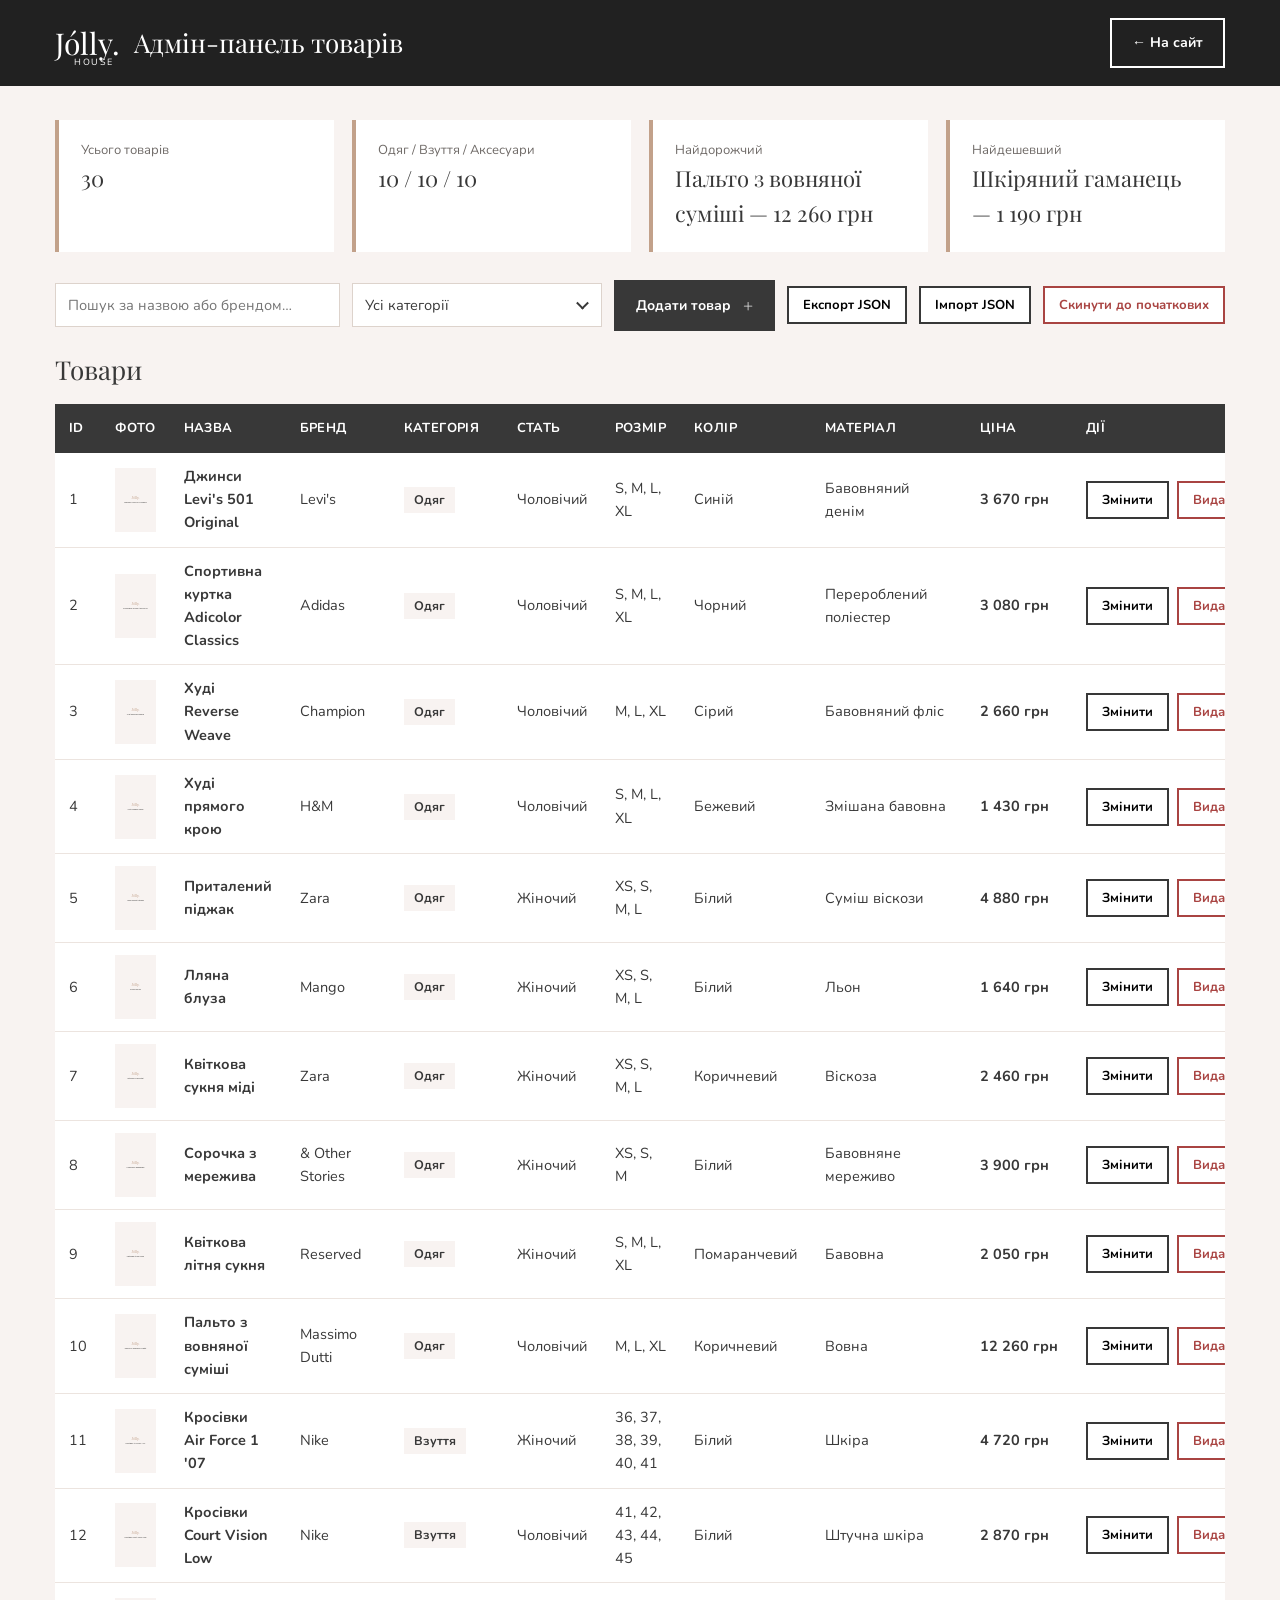
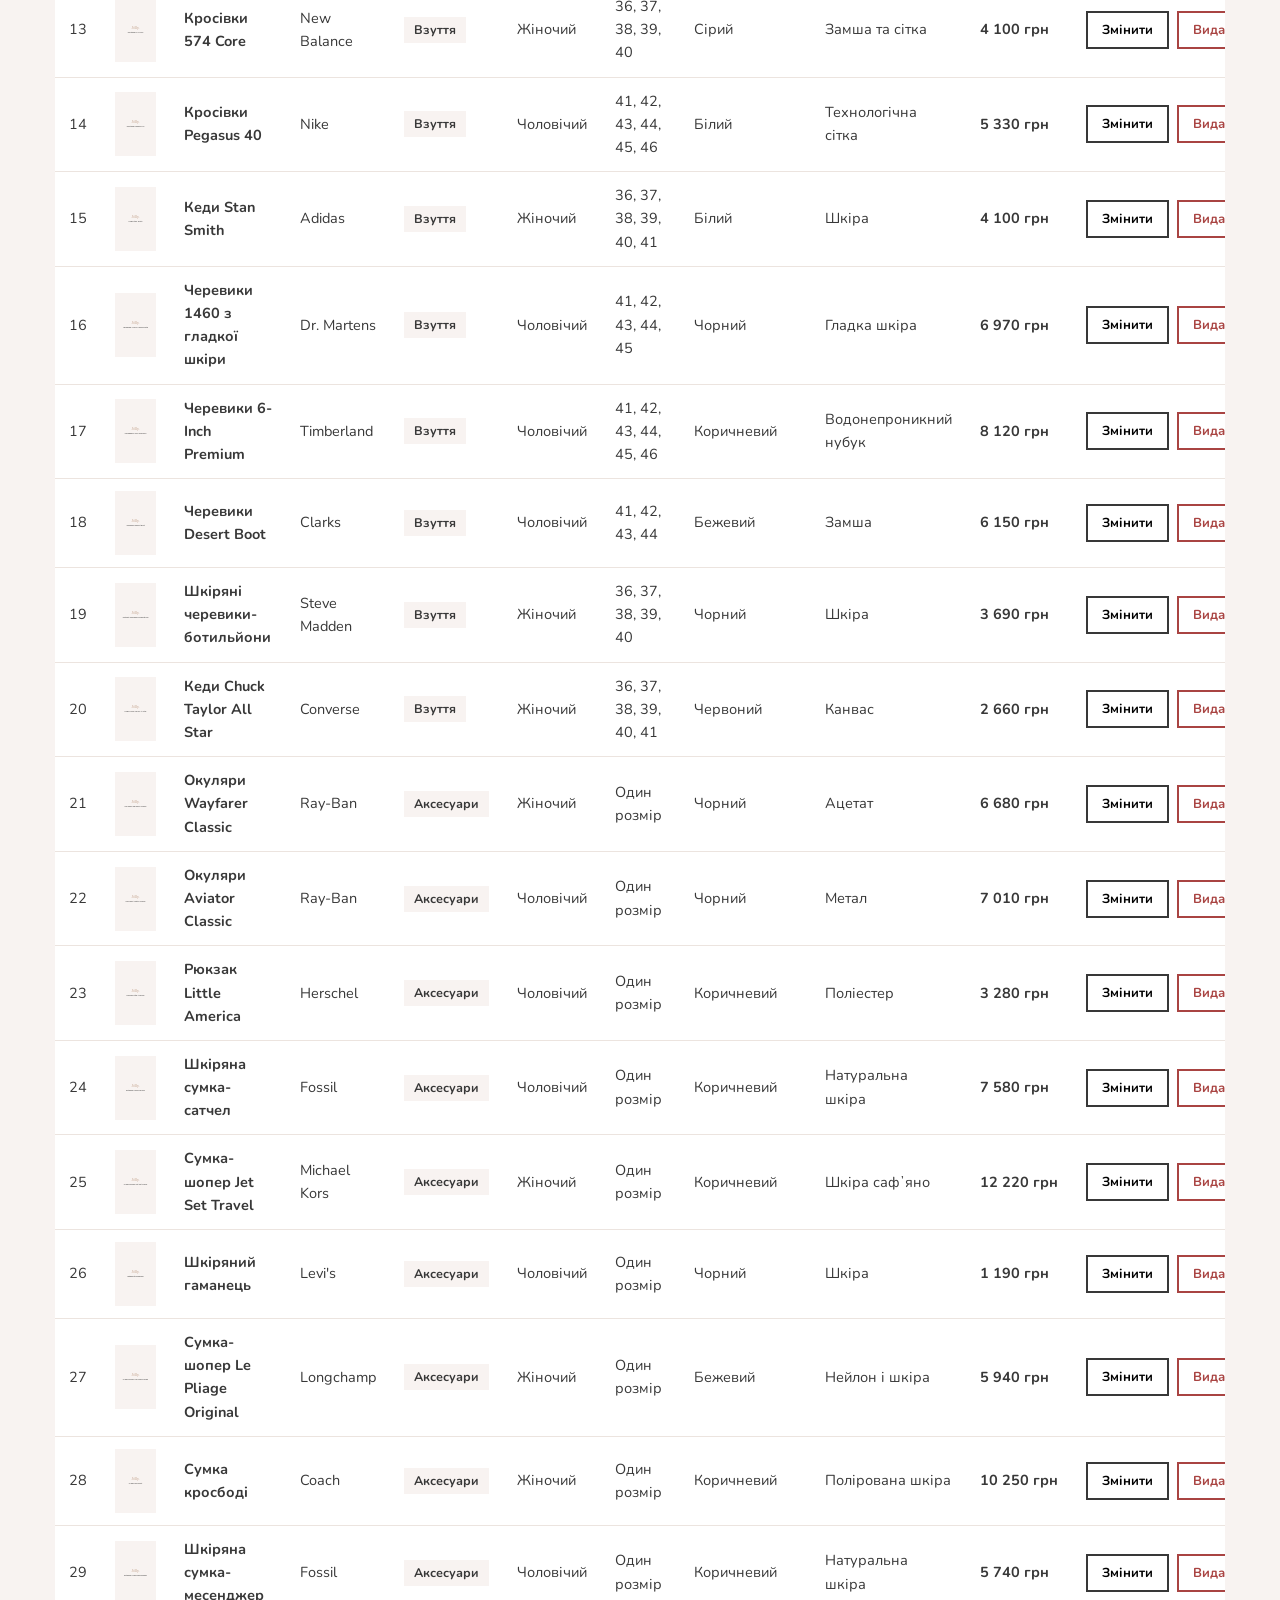
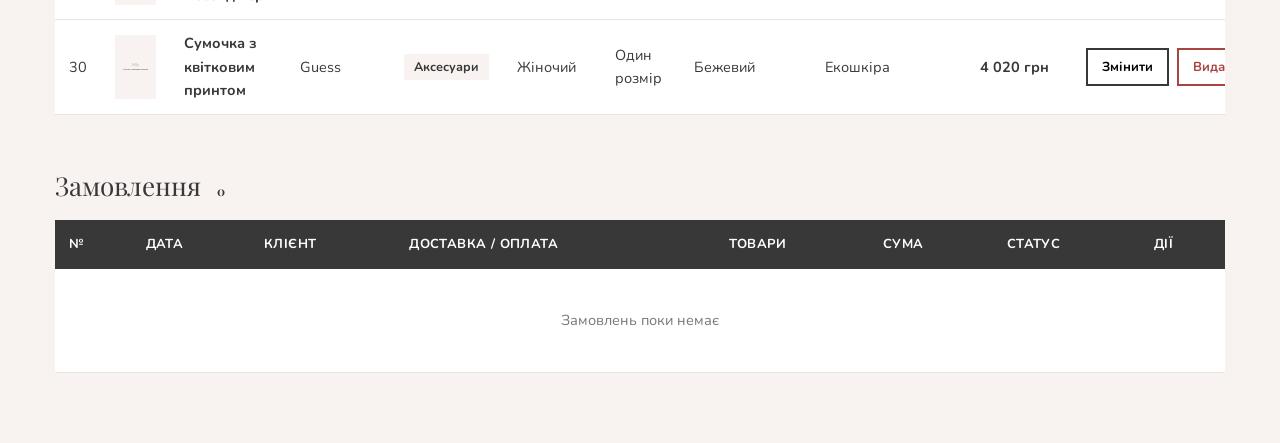
<file: admin.html>
<!DOCTYPE html>
<html lang="uk">
<head>
  <meta charset="UTF-8">
  <meta name="viewport" content="width=device-width, initial-scale=1">
  <meta name="robots" content="noindex, nofollow">
  <title>Адмін-панель — Jolly House</title>
  <link rel="preconnect" href="https://fonts.googleapis.com">
  <link rel="preconnect" href="https://fonts.gstatic.com" crossorigin>
  <link href="https://fonts.googleapis.com/css2?family=Playfair+Display:wght@400;700&family=Nunito:wght@300;400;600;700;800&subset=cyrillic&display=swap" rel="stylesheet">
  <link rel="stylesheet" href="css/style.css">
</head>
<body class="admin-body">

<div class="admin-top">
  <div class="container">
    <div style="display:flex;align-items:center">
      <span class="logo">Jólly.<small>HOUSE</small></span>
      <h1>Адмін-панель товарів</h1>
    </div>
    <a href="index.html" class="btn small outline plain" style="color:#fff;border-color:#fff">← На сайт</a>
  </div>
</div>

<main class="container admin-main">

  <div class="stats" id="stats"></div>

  <div class="admin-tools">
    <input type="text" id="aSearch" placeholder="Пошук за назвою або брендом…">
    <select id="aCat">
      <option value="all">Усі категорії</option>
      <option value="clothing">Одяг</option>
      <option value="footwear">Взуття</option>
      <option value="accessories">Аксесуари</option>
    </select>
    <button class="btn small" id="addBtn">Додати товар</button>
    <button class="ibtn" id="exportBtn">Експорт JSON</button>
    <button class="ibtn" id="importBtn">Імпорт JSON</button>
    <input type="file" id="importFile" accept=".json,application/json" style="display:none">
    <button class="ibtn danger" id="resetBtn">Скинути до початкових</button>
  </div>

  <h2 class="sec-title">Товари</h2>
  <div class="table-wrap">
    <table class="data">
      <thead>
        <tr><th>ID</th><th>Фото</th><th>Назва</th><th>Бренд</th><th>Категорія</th><th>Стать</th><th>Розмір</th><th>Колір</th><th>Матеріал</th><th>Ціна</th><th>Дії</th></tr>
      </thead>
      <tbody id="tbody"></tbody>
    </table>
  </div>

  <h2 class="sec-title" style="margin-top:50px">Замовлення <span id="ordCount" class="pill"></span></h2>
  <div class="table-wrap">
    <table class="data">
      <thead><tr><th>№</th><th>Дата</th><th>Клієнт</th><th>Доставка / оплата</th><th>Товари</th><th>Сума</th><th>Статус</th><th>Дії</th></tr></thead>
      <tbody id="ordBody"></tbody>
    </table>
  </div>
</main>

<!-- Форма додавання / редагування -->
<div class="overlay" id="formOverlay">
  <div class="modal">
    <button class="close" id="formClose" aria-label="Закрити">×</button>
    <form class="form-modal" id="pForm" novalidate>
      <h2 id="formTitle">Новий товар</h2>
      <div class="form-grid">
        <div class="full">
          <label for="pName">Назва *</label>
          <input type="text" id="pName" required>
        </div>
        <div>
          <label for="pBrand">Бренд *</label>
          <input type="text" id="pBrand" required>
        </div>
        <div>
          <label for="pCat">Категорія *</label>
          <select id="pCat">
            <option value="clothing">Одяг</option>
            <option value="footwear">Взуття</option>
            <option value="accessories">Аксесуари</option>
          </select>
        </div>
        <div>
          <label for="pGender">Стать *</label>
          <select id="pGender">
            <option value="men">Чоловічий</option>
            <option value="women">Жіночий</option>
          </select>
        </div>
        <div>
          <label for="pPrice">Ціна, грн *</label>
          <input type="number" id="pPrice" min="0" step="1" required>
        </div>
        <div>
          <label for="pSizes">Розміри * <span class="hint">(через кому)</span></label>
          <input type="text" id="pSizes" placeholder="S, M, L або 38, 39, 40">
        </div>
        <div>
          <label for="pColor">Колір *</label>
          <input type="text" id="pColor" placeholder="Black">
        </div>
        <div>
          <label for="pMaterial">Матеріал *</label>
          <input type="text" id="pMaterial" placeholder="Cotton">
        </div>
        <div class="full">
          <label for="pImage">Фото * <span class="hint">(посилання https://… або ID фото з Unsplash)</span></label>
          <input type="text" id="pImage" placeholder="https://…">
        </div>
        <div class="full" style="display:flex;gap:16px;align-items:flex-start">
          <img class="preview" id="pPreview" alt="Попередній перегляд">
          <div style="flex:1">
            <label for="pFile">…або завантажте файл з комп'ютера</label>
            <input type="file" id="pFile" accept="image/*">
            <div class="hint">Зображення зменшується та зберігається в браузері.</div>
          </div>
        </div>
        <div class="full">
          <label for="pDesc">Опис</label>
          <textarea id="pDesc" rows="3"></textarea>
        </div>
      </div>
      <div class="err" id="formErr"></div>
      <div class="form-actions">
        <button type="button" class="ibtn" id="formCancel">Скасувати</button>
        <button type="submit" class="btn small plain">Зберегти</button>
      </div>
    </form>
  </div>
</div>

<script src="js/products.js"></script>
<script src="js/store.js"></script>
<script src="js/dropdown.js"></script>
<script src="js/admin.js"></script>
</body>
</html>
</file>
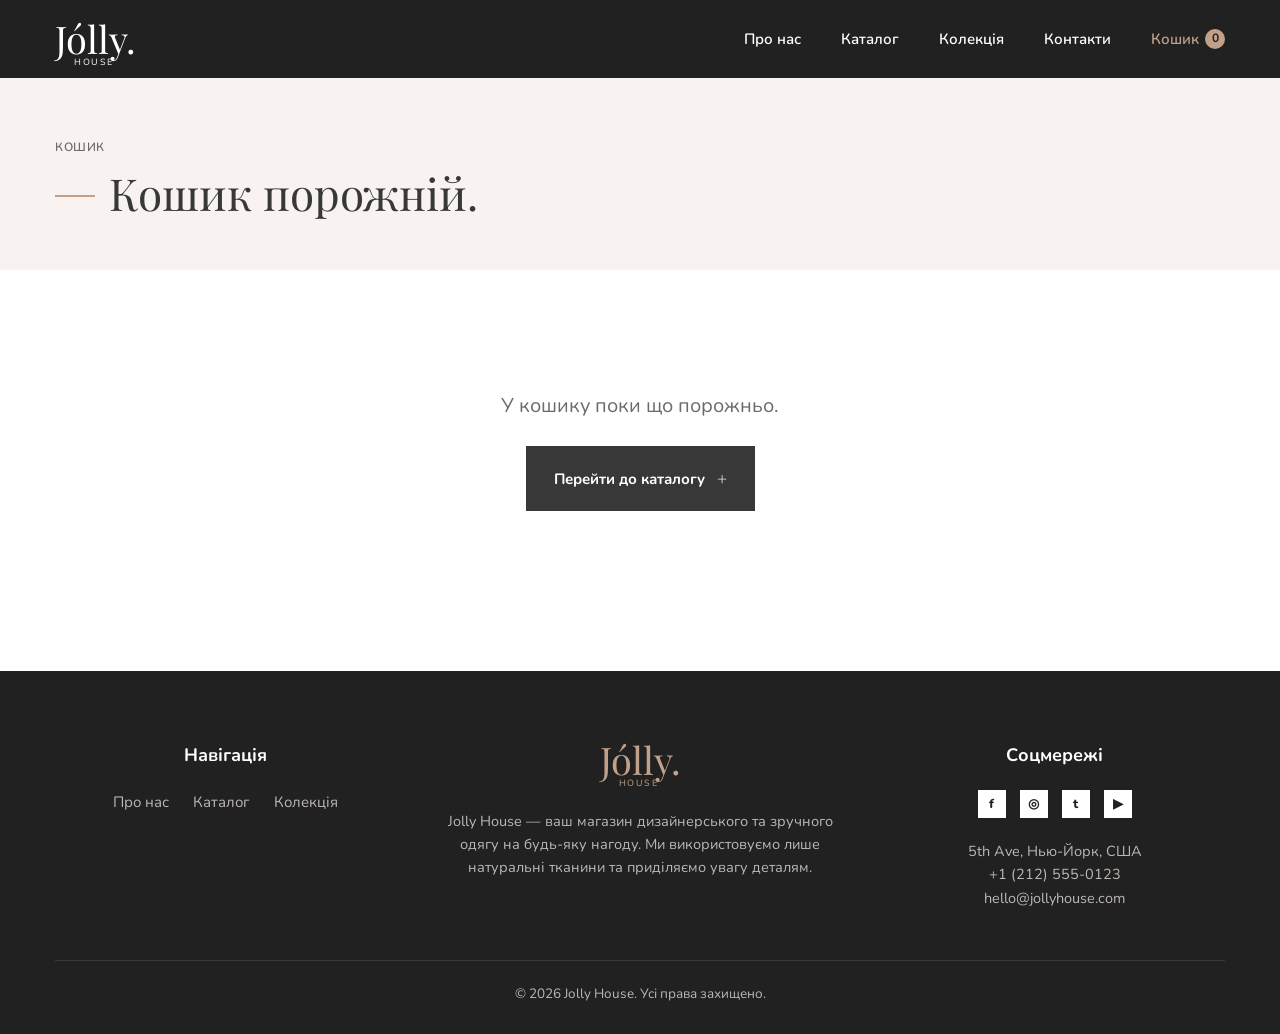
<file: cart.html>
<!DOCTYPE html>
<html lang="uk">
<head>
  <meta charset="UTF-8">
  <meta name="viewport" content="width=device-width, initial-scale=1">
  <title>Кошик — Jolly House</title>
  <link rel="preconnect" href="https://fonts.googleapis.com">
  <link rel="preconnect" href="https://fonts.gstatic.com" crossorigin>
  <link href="https://fonts.googleapis.com/css2?family=Playfair+Display:ital,wght@0,400;0,700;1,400&family=Nunito:wght@300;400;600;700;800&subset=cyrillic&display=swap" rel="stylesheet">
  <link rel="stylesheet" href="css/style.css">
</head>
<body>

<header class="header">
  <div class="container">
    <a href="index.html" class="logo">Jólly.<small>HOUSE</small></a>
    <button class="burger" aria-label="Меню">☰</button>
    <nav class="nav">
      <a href="index.html#about">Про нас</a>
      <a href="catalog.html">Каталог</a>
      <a href="index.html#collection">Колекція</a>
      <a href="index.html#contact">Контакти</a>
      <a href="cart.html" class="cart-link active">Кошик <span data-cart-count>0</span></a>
    </nav>
  </div>
</header>

<div class="page-head">
  <div class="container">
    <div class="eyebrow">Кошик</div>
    <h1 class="title" id="cartTitle">Ваш кошик.</h1>
  </div>
</div>

<main class="container" style="padding:50px 0 90px">

  <!-- Порожній кошик -->
  <div id="cartEmpty" class="empty" style="display:none">
    <p style="font-size:20px;margin-bottom:24px">У кошику поки що порожньо.</p>
    <a href="catalog.html" class="btn">Перейти до каталогу</a>
  </div>

  <!-- Кошик + оформлення -->
  <div class="cart-layout" id="cartLayout">
    <section class="cart-items" style="padding:0">
      <div id="cartList"></div>
      <button class="link-btn" id="clearCart">Очистити кошик</button>
    </section>

    <aside class="checkout" style="padding:0">
      <form id="orderForm" novalidate>
        <h3>Оформлення замовлення</h3>

        <div class="f-group">
          <label for="oName">Імʼя та прізвище *</label>
          <input type="text" id="oName" autocomplete="name">
          <div class="field-err" data-for="oName"></div>
        </div>
        <div class="f-group">
          <label for="oPhone">Телефон *</label>
          <input type="text" id="oPhone" placeholder="+380 50 123 45 67" autocomplete="tel">
          <div class="field-err" data-for="oPhone"></div>
        </div>
        <div class="f-group">
          <label for="oEmail">E-mail *</label>
          <input type="text" id="oEmail" placeholder="name@example.com" autocomplete="email">
          <div class="field-err" data-for="oEmail"></div>
        </div>
        <div class="f-group">
          <label for="oCity">Місто *</label>
          <input type="text" id="oCity" autocomplete="address-level2">
          <div class="field-err" data-for="oCity"></div>
        </div>

        <div class="f-group">
          <label for="oDelivery">Доставка *</label>
          <select id="oDelivery">
            <option value="np">Нова пошта — відділення (200 грн)</option>
            <option value="courier">Кур'єр за адресою (320 грн)</option>
            <option value="pickup">Самовивіз з бутика (безкоштовно)</option>
          </select>
        </div>
        <div class="f-group" id="addressGroup">
          <label for="oAddress" id="addressLabel">Номер відділення *</label>
          <input type="text" id="oAddress">
          <div class="field-err" data-for="oAddress"></div>
        </div>

        <div class="f-group">
          <label for="oPayment">Оплата *</label>
          <select id="oPayment">
            <option value="card">Карткою онлайн</option>
            <option value="cod">Післяплата при отриманні</option>
          </select>
        </div>
        <div class="f-group">
          <label for="oComment">Коментар до замовлення</label>
          <textarea id="oComment" rows="3"></textarea>
        </div>

        <div class="sum">
          <div><span>Товари</span><b id="sumItems">0 грн</b></div>
          <div><span>Доставка</span><b id="sumDelivery">0 грн</b></div>
          <div class="grand"><span>Разом</span><b id="sumTotal">0 грн</b></div>
          <div class="note" id="freeNote"></div>
        </div>

        <button type="submit" class="btn" style="width:100%;justify-content:center">Підтвердити замовлення</button>
      </form>
    </aside>
  </div>

  <!-- Успішне замовлення -->
  <div id="orderDone" class="done" style="display:none"></div>
</main>

<footer class="footer" id="contact">
  <div class="container">
    <div class="footer-grid">
      <div>
        <h4>Навігація</h4>
        <div class="links"><a href="index.html#about">Про нас</a><a href="catalog.html">Каталог</a><a href="index.html#collection">Колекція</a></div>
      </div>
      <div>
        <a href="index.html" class="logo beige">Jólly.<small>HOUSE</small></a>
        <p style="margin-top:26px">Jolly House — ваш магазин дизайнерського та зручного одягу на будь-яку нагоду. Ми використовуємо лише натуральні тканини та приділяємо увагу деталям.</p>
      </div>
      <div>
        <h4>Соцмережі</h4>
        <div class="socials"><a href="#" aria-label="Facebook">f</a><a href="#" aria-label="Instagram">◎</a><a href="#" aria-label="Twitter">t</a><a href="#" aria-label="YouTube">▶</a></div>
        <div class="contact-list">
          <div>5th Ave, Нью-Йорк, США</div>
          <div><a href="tel:+12125550123">+1 (212) 555-0123</a></div>
          <div><a href="mailto:hello@jollyhouse.com">hello@jollyhouse.com</a></div>
        </div>
      </div>
    </div>
    <div class="copy">© 2026 Jolly House. Усі права захищено.</div>
  </div>
</footer>

<script src="js/products.js"></script>
<script src="js/store.js"></script>
<script src="js/dropdown.js"></script>
<script src="js/cart.js"></script>
</body>
</html>
</file>
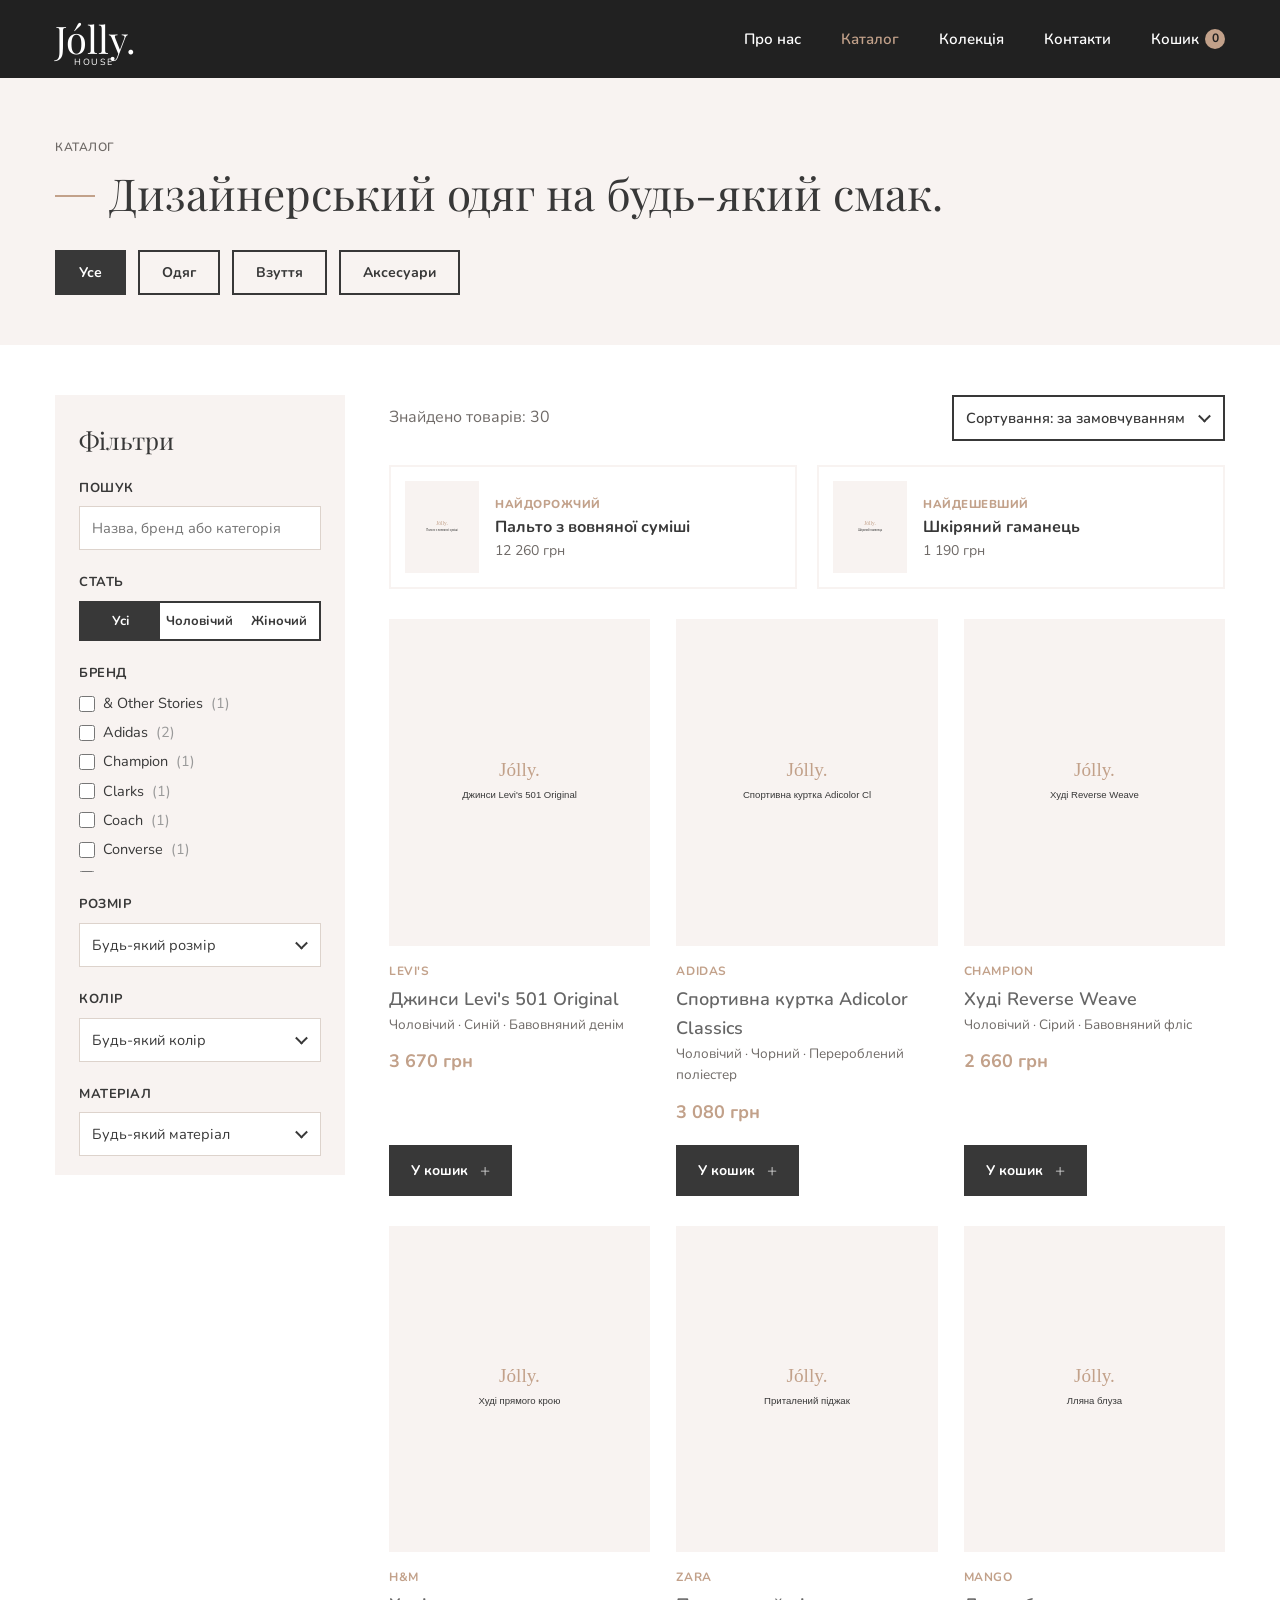
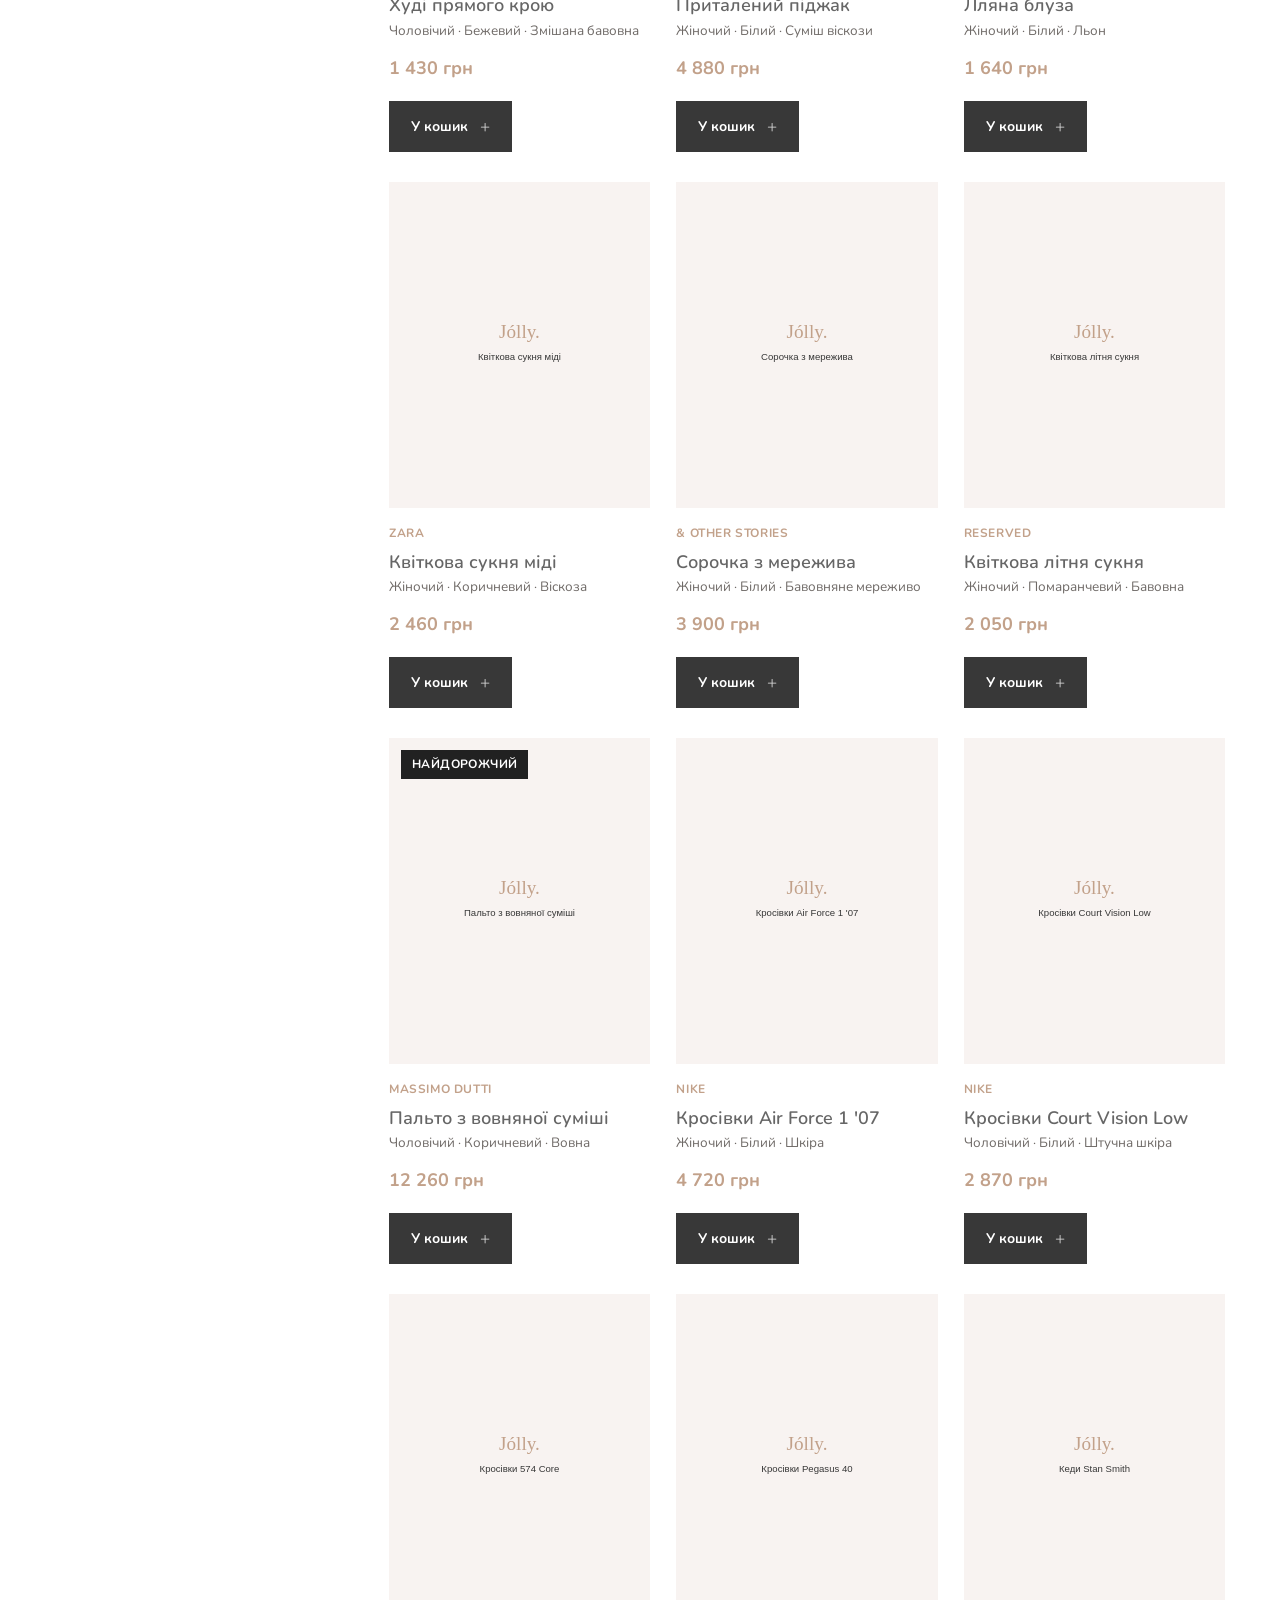
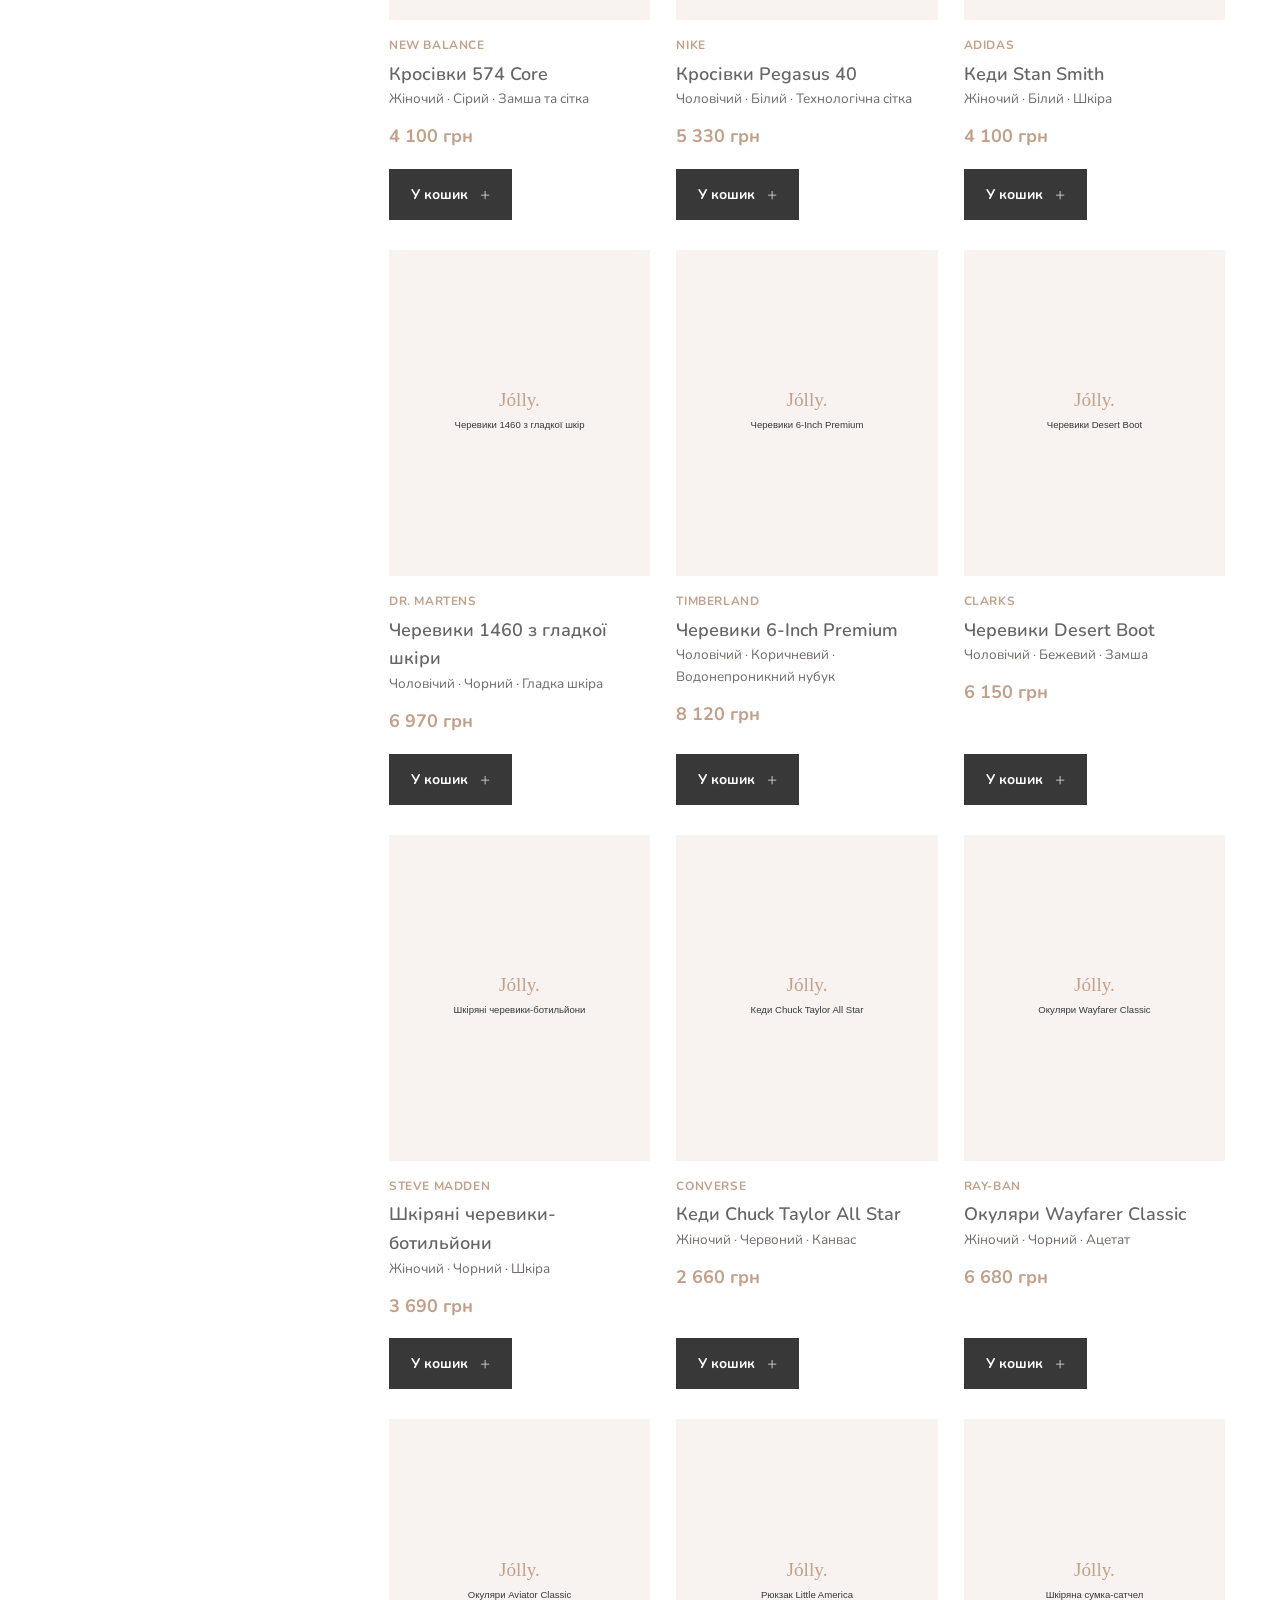
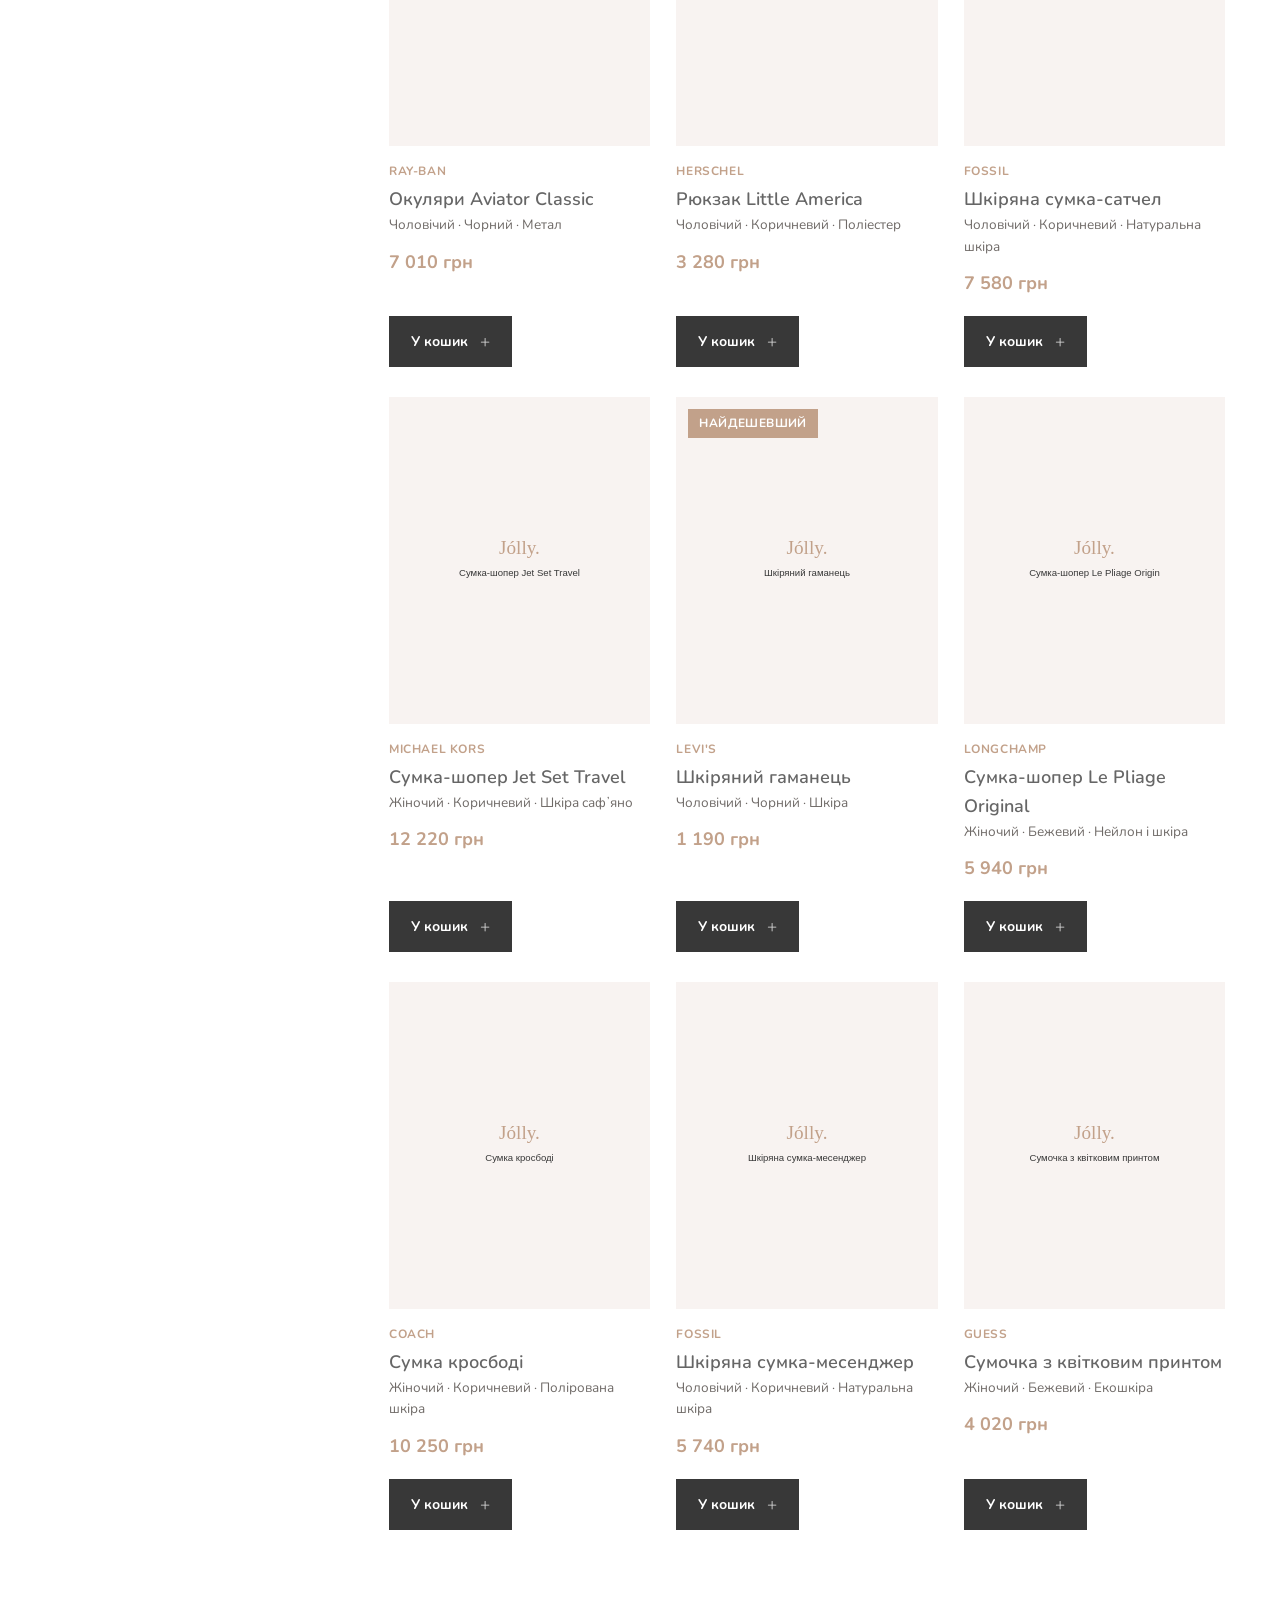
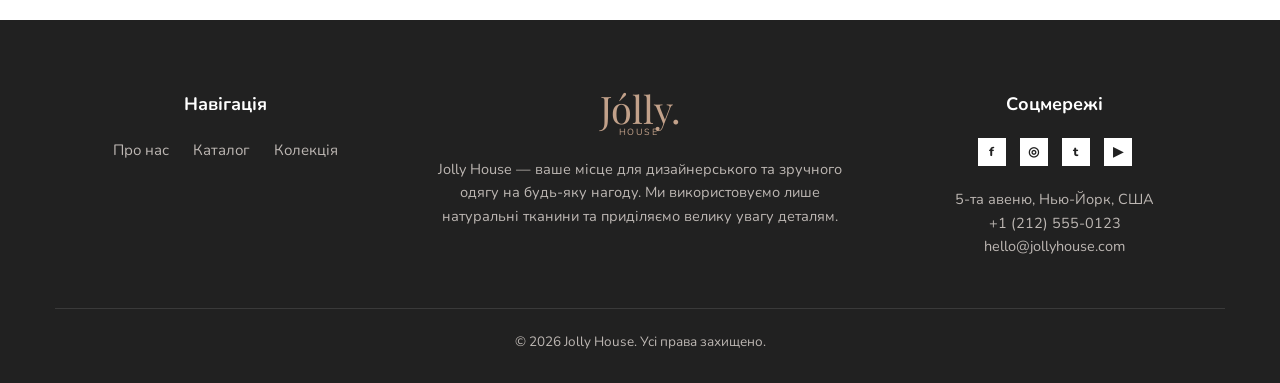
<file: catalog.html>
<!DOCTYPE html>
<html lang="uk">
<head>
  <meta charset="UTF-8">
  <meta name="viewport" content="width=device-width, initial-scale=1">
  <title>Каталог — Jolly House</title>
  <link rel="preconnect" href="https://fonts.googleapis.com">
  <link rel="preconnect" href="https://fonts.gstatic.com" crossorigin>
  <link href="https://fonts.googleapis.com/css2?family=Playfair+Display:ital,wght@0,400;0,700;1,400&family=Nunito:wght@300;400;600;700;800&subset=cyrillic&display=swap" rel="stylesheet">
  <link rel="stylesheet" href="css/style.css">
</head>
<body>

<header class="header">
  <div class="container">
    <a href="index.html" class="logo">Jólly.<small>HOUSE</small></a>
    <button class="burger" aria-label="Меню">☰</button>
    <nav class="nav">
      <a href="index.html#about">Про нас</a>
      <a href="catalog.html" class="active">Каталог</a>
      <a href="index.html#collection">Колекція</a>
      <a href="index.html#contact">Контакти</a>
      <a href="cart.html" class="cart-link">Кошик <span data-cart-count>0</span></a>
    </nav>
  </div>
</header>

<div class="page-head">
  <div class="container">
    <div class="eyebrow">Каталог</div>
    <h1 class="title">Дизайнерський одяг на будь-який смак.</h1>
    <div class="cat-tabs" id="catTabs">
      <button class="tab active" data-cat="all">Усе</button>
      <button class="tab" data-cat="clothing">Одяг</button>
      <button class="tab" data-cat="footwear">Взуття</button>
      <button class="tab" data-cat="accessories">Аксесуари</button>
    </div>
  </div>
</div>

<main class="container catalog-layout">
  <!-- ФІЛЬТРИ -->
  <aside class="filters" id="filters">
    <h3>Фільтри</h3>

    <div class="f-group">
      <label for="fSearch">Пошук</label>
      <input type="text" id="fSearch" placeholder="Назва, бренд або категорія">
    </div>

    <div class="f-group">
      <span class="f-label">Стать</span>
      <div class="seg" id="fGender">
        <button data-g="all" class="active">Усі</button>
        <button data-g="men">Чоловічий</button>
        <button data-g="women">Жіночий</button>
      </div>
    </div>

    <div class="f-group">
      <span class="f-label">Бренд</span>
      <div class="check-list" id="fBrands"></div>
    </div>

    <div class="f-group">
      <label for="fSize">Розмір</label>
      <select id="fSize"><option value="">Будь-який розмір</option></select>
    </div>

    <div class="f-group">
      <label for="fColor">Колір</label>
      <select id="fColor"><option value="">Будь-який колір</option></select>
    </div>

    <div class="f-group">
      <label for="fMaterial">Матеріал</label>
      <select id="fMaterial"><option value="">Будь-який матеріал</option></select>
    </div>

    <div class="f-group">
      <span class="f-label">Ціна, грн</span>
      <div class="price-row">
        <input type="number" id="fMin" placeholder="Від" min="0">
        <input type="number" id="fMax" placeholder="До" min="0">
      </div>
    </div>

    <button class="btn small outline plain" id="fReset" style="width:100%;justify-content:center">Скинути фільтри</button>
  </aside>

  <!-- РЕЗУЛЬТАТИ -->
  <div>
    <div class="toolbar">
      <button class="btn small outline plain filter-toggle" id="filterToggle">☰ Фільтри</button>
      <div class="found" id="foundText"></div>
      <select id="sortSelect" aria-label="Сортування">
        <option value="default">Сортування: за замовчуванням</option>
        <option value="asc">Спочатку найдешевші</option>
        <option value="desc">Спочатку найдорожчі</option>
        <option value="name">За назвою А–Я</option>
      </select>
    </div>

    <div class="extremes" id="extremes"></div>
    <div class="grid-products" id="grid"></div>
  </div>
</main>

<!-- Деталі товару -->
<div class="overlay" id="detailOverlay">
  <div class="modal" id="detailModal"></div>
</div>

<footer class="footer" id="contact">
  <div class="container">
    <div class="footer-grid">
      <div>
        <h4>Навігація</h4>
        <div class="links"><a href="index.html#about">Про нас</a><a href="catalog.html">Каталог</a><a href="index.html#collection">Колекція</a></div>
      </div>
      <div>
        <a href="index.html" class="logo beige">Jólly.<small>HOUSE</small></a>
        <p style="margin-top:26px">Jolly House — ваше місце для дизайнерського та зручного одягу на будь-яку нагоду. Ми використовуємо лише натуральні тканини та приділяємо велику увагу деталям.</p>
      </div>
      <div>
        <h4>Соцмережі</h4>
        <div class="socials"><a href="#" aria-label="Facebook">f</a><a href="#" aria-label="Instagram">◎</a><a href="#" aria-label="Twitter">t</a><a href="#" aria-label="YouTube">▶</a></div>
        <div class="contact-list">
          <div>5-та авеню, Нью-Йорк, США</div>
          <div><a href="tel:+12125550123">+1 (212) 555-0123</a></div>
          <div><a href="mailto:hello@jollyhouse.com">hello@jollyhouse.com</a></div>
        </div>
      </div>
    </div>
    <div class="copy">© 2026 Jolly House. Усі права захищено.</div>
  </div>
</footer>

<script src="js/products.js"></script>
<script src="js/store.js"></script>
<script src="js/dropdown.js"></script>
<script src="js/catalog.js"></script>
</body>
</html>
</file>
<file: css/style.css>
/* Jolly House — стилі. Палітра шаблону:
   #FFFFFF білий · #F8F3F1 сніг · #C2A18A бежевий · #383838 деревне вугілля · #212121 реактивний літак */
:root {
  --white: #ffffff;
  --snow: #f8f3f1;
  --beige: #c2a18a;
  --charcoal: #383838;
  --jet: #212121;
  --muted: #6f6a67;
  --line: #ece4df;
  --serif: "Playfair Display", Georgia, serif;
  --sans: "Nunito", "Segoe UI", Arial, sans-serif;
}
* { box-sizing: border-box; margin: 0; padding: 0; }
html { scroll-behavior: smooth; }
body { font-family: var(--sans); color: var(--charcoal); background: var(--white); line-height: 1.6; font-size: 16px; }
img { max-width: 100%; display: block; }
a { color: inherit; text-decoration: none; }
button { font-family: inherit; cursor: pointer; }
.container { width: min(1170px, 92%); margin: 0 auto; }

/* ---------- Header ---------- */
.header { background: var(--jet); position: sticky; top: 0; z-index: 50; }
.header .container { display: flex; align-items: center; justify-content: space-between; height: 78px; }
.logo { font-family: var(--serif); color: #fff; font-size: 38px; line-height: 1; position: relative; display: inline-block; }
.logo small { position: absolute; left: 19px; bottom: -9px; font-family: var(--sans); font-size: 9px; letter-spacing: 1.5px; }
.logo.beige { color: var(--beige); }
.nav { display: flex; gap: 40px; align-items: center; }
.nav a { color: #fff; font-weight: 600; font-size: 15px; transition: color .2s; }
.nav a:hover, .nav a.active { color: var(--beige); }
.cart-link { display: inline-flex; gap: 6px; align-items: center; }
.cart-link span { background: var(--beige); color: var(--jet); border-radius: 50%; min-width: 20px; height: 20px; font-size: 12px; display: inline-flex; align-items: center; justify-content: center; font-weight: 700; }
.burger { display: none; background: none; border: 0; color: #fff; font-size: 28px; }

/* ---------- Типографіка секцій ---------- */
.eyebrow { text-transform: uppercase; font-size: 12px; letter-spacing: .5px; font-weight: 600; color: var(--muted); margin-bottom: 8px; }
.title { font-family: var(--serif); font-weight: 400; font-size: 46px; line-height: 1.25; color: var(--charcoal); }
.title::before { content: ""; display: inline-block; width: 40px; height: 2px; background: var(--beige); vertical-align: middle; margin-right: 14px; transform: translateY(-4px); }
.lead { color: var(--muted); margin-top: 18px; }
.center { text-align: center; }
section { padding: 90px 0; }

/* ---------- Кнопки ---------- */
.btn { display: inline-flex; align-items: center; gap: 12px; padding: 17px 26px; font-weight: 700; font-size: 15px; border: 2px solid var(--charcoal); transition: all .2s; background: var(--charcoal); color: #fff; }
.btn::after { content: "+"; font-weight: 300; font-size: 17px; opacity: .8; }
.btn:hover { background: var(--jet); border-color: var(--jet); }
.btn.outline { background: transparent; color: var(--charcoal); }
.btn.outline:hover { background: var(--charcoal); color: #fff; }
.btn.small { padding: 12px 20px; font-size: 14px; }
.btn.plain::after { content: none; }
.btn-row { display: flex; gap: 30px; flex-wrap: wrap; margin-top: 40px; }

/* ---------- Hero ---------- */
.hero { position: relative; min-height: 815px; display: flex; align-items: center; background: #d9c3b0 center/cover no-repeat; padding: 0; }
.hero-card { background: #fff; padding: 52px 44px; width: min(570px, 100%); }
.hero-card .title { font-size: 48px; }
.hero-card p { color: var(--muted); font-size: 18px; margin-top: 22px; }

/* ---------- About ---------- */
.about-grid { display: grid; grid-template-columns: 610px 1fr; gap: 70px; align-items: start; width: min(1140px, 92%); margin: 0 auto; }
.about-grid .photo-main img { width: 100%; height: 515px; object-fit: cover; }
.quote { margin-top: 32px; }
.quote-mark { font-family: var(--serif); font-size: 80px; line-height: .6; color: #efe5df; height: 36px; }
.quote p { font-family: var(--serif); font-style: italic; font-size: 25px; color: #777; line-height: 1.6; margin-top: 18px; }
.quote cite { display: block; font-style: normal; margin-top: 16px; color: var(--muted); font-size: 15px; }
.about-text p { color: var(--muted); font-size: 15.5px; margin-top: 20px; }
.about-text .photo-sm img { width: 100%; height: 395px; object-fit: cover; margin-top: 40px; }

/* ---------- Why us ---------- */
.why { background: linear-gradient(90deg, var(--snow) 0, var(--snow) 40%, #fff 40%); padding: 0; }
.why-grid { display: grid; grid-template-columns: 1fr 1fr; gap: 70px; align-items: center; }
.why-img { padding: 90px 0 0; }
.why-img img { width: 100%; height: 845px; object-fit: cover; margin-bottom: -2px; }
.why-text { padding: 80px 0; }
.sub { font-size: 22px; margin-top: 50px; font-weight: 600; }
.sub::before { content: ""; display: inline-block; width: 24px; height: 2px; background: var(--beige); vertical-align: middle; margin-right: 6px; }
.checks { list-style: none; margin: 18px 0; }
.checks li { color: var(--muted); padding: 8px 0 8px 30px; position: relative; }
.checks li::before { content: "✔"; color: var(--beige); position: absolute; left: 0; }
.why-text p { color: var(--muted); }

/* ---------- Catalog (категорії на головній) ---------- */
.cards-3 { display: grid; grid-template-columns: repeat(3, 1fr); gap: 30px; margin-top: 56px; }
.cat-card img { width: 100%; aspect-ratio: 360/455; object-fit: cover; }
.cat-card h3 { font-weight: 600; font-size: 22px; margin: 22px 0 8px; }
.cat-card p { color: var(--muted); font-size: 15px; }
.cat-card .count { color: var(--beige); font-weight: 700; margin-top: 8px; display: block; }
.cat-card:hover img { opacity: .92; }

/* ---------- Accessories ---------- */
.acc-grid { display: grid; grid-template-columns: 1fr 1.05fr; gap: 80px; align-items: center; }
.acc-img { background: var(--snow); padding: 60px 0 0 0; position: relative; margin-right: -4vw; }
.acc-img img { width: calc(100% - 60px); margin-left: -60px; height: 845px; object-fit: cover; }
.feat { display: flex; gap: 14px; margin-top: 28px; }
.feat svg { width: 44px; height: 44px; flex: none; stroke: var(--beige); fill: none; stroke-width: 1.3; }
.feat h4 { font-weight: 600; font-size: 21px; line-height: 1.2; }
.feat p { color: var(--muted); font-size: 15px; margin-top: 6px; }

/* ---------- History ---------- */
.history-grid { display: grid; grid-template-columns: repeat(3, 1fr); gap: 30px; margin-top: 56px; width: min(1170px, 100%); }
.h-card { border: 2px solid var(--snow); text-align: center; padding: 46px 30px 40px; }
.h-year { width: 120px; height: 120px; border-radius: 50%; background: var(--snow); margin: 0 auto 28px; display: flex; align-items: center; justify-content: center; font-family: var(--serif); font-size: 32px; }
.h-card h3 { font-weight: 600; font-size: 22px; }
.h-card hr { width: 36px; border: 0; height: 2px; background: var(--beige); margin: 18px auto; }
.h-card p { color: var(--muted); font-size: 15px; }

/* ---------- Spring banner ---------- */
.banner { background: #f9f1ef; padding: 0; overflow: hidden; }
.banner .container { display: grid; grid-template-columns: 1fr 1fr; align-items: center; min-height: 720px; }
.banner .title { font-size: 66px; line-height: 1.2; font-weight: 700; font-family: var(--serif); text-transform: uppercase; }
.banner .title::before { width: 80px; height: 4px; }
.banner-img { height: 720px; background: center/cover no-repeat; }

/* ---------- Product cards / carousel ---------- */
.carousel { position: relative; margin-top: 56px; }
.track-wrap { overflow: hidden; }
.track { display: flex; gap: 30px; transition: transform .4s ease; }
.track > * { flex: 0 0 calc((100% - 60px) / 3); }
.arrow { position: absolute; top: 40%; background: none; border: 0; font-size: 34px; color: var(--beige); width: 40px; height: 60px; }
.arrow.prev { left: -50px; } .arrow.next { right: -50px; }
.arrow:disabled { opacity: .3; cursor: default; }
.product { position: relative; display: flex; flex-direction: column; }
.product .pimg { overflow: hidden; background: var(--snow); aspect-ratio: 4/5; }
.product .pimg img { width: 100%; height: 100%; object-fit: cover; transition: transform .4s; }
.product:hover .pimg img { transform: scale(1.04); }
.product h3 { font-weight: 600; font-size: 18px; margin-top: 20px; color: #666; }
.product .brand { font-size: 12px; text-transform: uppercase; letter-spacing: .6px; color: var(--beige); font-weight: 700; margin-top: 16px; }
.product .brand + h3 { margin-top: 4px; }
.product .price { color: var(--beige); font-weight: 700; font-size: 18px; margin: 12px 0 18px; }
.product .meta { color: var(--muted); font-size: 13.5px; }
.product .btn { align-self: flex-start; margin-top: auto; }
.badge { position: absolute; top: 12px; left: 12px; z-index: 2; background: var(--jet); color: #fff; font-size: 12px; font-weight: 700; letter-spacing: .4px; padding: 5px 11px; text-transform: uppercase; }
.badge.cheap { background: var(--beige); }

/* ---------- Instagram + Footer ---------- */
.insta { padding-bottom: 0; }
.insta-track { display: flex; gap: 30px; overflow-x: auto; padding: 56px 0 90px; scroll-snap-type: x mandatory; scrollbar-width: none; }
.insta-track::-webkit-scrollbar { display: none; }
.insta-track img { flex: 0 0 385px; height: 375px; object-fit: cover; scroll-snap-align: start; }
.footer { background: var(--jet); color: #bdb7b3; padding: 70px 0 30px; }
.footer-grid { display: grid; grid-template-columns: 1fr 1.2fr 1fr; gap: 40px; text-align: center; }
.footer h4 { color: #fff; font-size: 18px; margin-bottom: 20px; }
.footer .links { display: flex; gap: 24px; justify-content: center; font-size: 15px; flex-wrap: wrap; }
.footer .links a:hover { color: var(--beige); }
.footer p { font-size: 14.5px; margin-top: 18px; }
.socials { display: flex; gap: 14px; justify-content: center; }
.socials a { width: 28px; height: 28px; background: #fff; color: var(--jet); display: flex; align-items: center; justify-content: center; font-weight: 800; font-size: 13px; }
.contact-list { margin-top: 22px; font-size: 14.5px; }
.contact-list a:hover { color: var(--beige); }
.copy { border-top: 1px solid #3a3a3a; margin-top: 50px; padding-top: 22px; text-align: center; font-size: 13.5px; }

/* ---------- Toast ---------- */
.toast { position: fixed; left: 50%; bottom: 30px; transform: translate(-50%, 30px); background: var(--jet); color: #fff; padding: 14px 24px; opacity: 0; transition: all .3s; z-index: 200; pointer-events: none; }
.toast.show { opacity: 1; transform: translate(-50%, 0); }

/* ---------- Сторінка каталогу ---------- */
.page-head { background: var(--snow); padding: 60px 0 50px; }
.page-head .title { font-size: 44px; }
.cat-tabs { display: flex; gap: 12px; flex-wrap: wrap; margin-top: 30px; }
.tab { padding: 11px 22px; border: 2px solid var(--charcoal); background: transparent; color: var(--charcoal); font-weight: 700; font-size: 14px; }
.tab.active, .tab:hover { background: var(--charcoal); color: #fff; }
.catalog-layout { display: grid; grid-template-columns: 290px 1fr; gap: 44px; padding: 50px 0 90px; align-items: start; }
.filters { background: var(--snow); padding: 26px 24px; position: sticky; top: 100px; max-height: calc(100vh - 120px); overflow-y: auto; }
.filters h3 { font-family: var(--serif); font-weight: 400; font-size: 24px; margin-bottom: 18px; }
.f-group { margin-bottom: 22px; }
.f-group > label, .f-group > .f-label { display: block; font-weight: 700; font-size: 13px; text-transform: uppercase; letter-spacing: .5px; margin-bottom: 8px; }
.f-group input[type=text], .f-group input[type=number], .f-group select, .modal input, .modal select, .modal textarea { width: 100%; padding: 11px 12px; border: 1px solid #ddd3cc; background: #fff; font-family: inherit; font-size: 14.5px; color: var(--charcoal); }
.f-group input:focus, .f-group select:focus, .modal input:focus, .modal select:focus, .modal textarea:focus { outline: 2px solid var(--beige); outline-offset: -1px; }
.price-row { display: grid; grid-template-columns: 1fr 1fr; gap: 10px; }
.check-list { display: grid; gap: 6px; max-height: 180px; overflow-y: auto; }
.check-list label { display: flex; gap: 8px; font-size: 14.5px; align-items: center; cursor: pointer; }
.check-list input { accent-color: var(--charcoal); width: 16px; height: 16px; }
.seg { display: flex; border: 2px solid var(--charcoal); }
.seg button { flex: 1; padding: 9px 4px; border: 0; background: #fff; font-weight: 700; font-size: 13px; color: var(--charcoal); }
.seg button.active { background: var(--charcoal); color: #fff; }
.toolbar { display: flex; justify-content: space-between; align-items: center; gap: 16px; flex-wrap: wrap; margin-bottom: 24px; }
.toolbar .found { color: var(--muted); }
.toolbar select { padding: 11px 14px; border: 2px solid var(--charcoal); background: #fff; font-family: inherit; font-weight: 600; }
.extremes { display: grid; grid-template-columns: 1fr 1fr; gap: 20px; margin-bottom: 30px; }
.ext { display: flex; gap: 16px; align-items: center; border: 2px solid var(--snow); padding: 14px; cursor: pointer; transition: border-color .2s; }
.ext:hover { border-color: var(--beige); }
.ext img { width: 74px; height: 92px; object-fit: cover; flex: none; }
.ext small { text-transform: uppercase; font-weight: 800; letter-spacing: .5px; font-size: 11.5px; color: var(--beige); }
.ext b { display: block; font-weight: 700; line-height: 1.3; }
.ext span { color: var(--muted); font-size: 14px; }
.grid-products { display: grid; grid-template-columns: repeat(3, 1fr); gap: 30px 26px; }
.empty { grid-column: 1/-1; text-align: center; padding: 70px 0; color: var(--muted); }
.link-btn { background: none; border: 0; text-decoration: underline; color: var(--charcoal); font-weight: 700; margin-top: 10px; }
.filter-toggle { display: none; }

/* Модальне вікно деталей товару */
.overlay { position: fixed; inset: 0; background: rgba(33,33,33,.6); display: none; align-items: center; justify-content: center; z-index: 100; padding: 20px; }
.overlay.open { display: flex; }
.modal { background: #fff; width: min(900px, 100%); max-height: 92vh; overflow-y: auto; position: relative; }
.modal .close { position: absolute; right: 14px; top: 8px; background: none; border: 0; font-size: 34px; color: var(--charcoal); z-index: 3; line-height: 1; }
.detail { display: grid; grid-template-columns: 1fr 1fr; }
.detail img { width: 100%; height: 100%; min-height: 420px; object-fit: cover; }
.detail-body { padding: 40px 36px; }
.detail-body h2 { font-family: var(--serif); font-weight: 400; font-size: 30px; line-height: 1.25; margin: 6px 0 12px; }
.detail-body .price { font-size: 24px; color: var(--beige); font-weight: 700; margin-bottom: 18px; }
.detail-body p { color: var(--muted); margin-bottom: 18px; }
.specs { width: 100%; border-collapse: collapse; margin-bottom: 24px; font-size: 14.5px; }
.specs td { padding: 8px 0; border-bottom: 1px solid var(--line); }
.specs td:first-child { color: var(--muted); width: 38%; }

/* ---------- Адмін-панель ---------- */
.admin-body { background: var(--snow); min-height: 100vh; }
.admin-top { background: var(--jet); color: #fff; padding: 18px 0; }
.admin-top .container { display: flex; justify-content: space-between; align-items: center; gap: 16px; flex-wrap: wrap; }
.admin-top h1 { font-family: var(--serif); font-weight: 400; font-size: 26px; }
.admin-top .logo { font-size: 30px; margin-right: 14px; }
.admin-main { padding: 34px 0 70px; }
.stats { display: grid; grid-template-columns: repeat(4, 1fr); gap: 18px; margin-bottom: 28px; }
.stat { background: #fff; padding: 20px 22px; border-left: 4px solid var(--beige); }
.stat small { color: var(--muted); display: block; font-size: 13px; }
.stat b { font-size: 22px; font-family: var(--serif); font-weight: 400; }
.admin-tools { display: flex; gap: 12px; flex-wrap: wrap; align-items: center; margin-bottom: 18px; }
.admin-tools input, .admin-tools select { padding: 11px 12px; border: 1px solid #ddd3cc; font-family: inherit; font-size: 14.5px; background: #fff; }
.admin-tools input { flex: 1; min-width: 200px; }
.table-wrap { background: #fff; overflow-x: auto; }
table.data { width: 100%; border-collapse: collapse; font-size: 14.5px; min-width: 860px; }
table.data th { text-align: left; padding: 14px 14px; background: var(--charcoal); color: #fff; font-weight: 700; font-size: 13px; text-transform: uppercase; letter-spacing: .4px; }
table.data td { padding: 12px 14px; border-bottom: 1px solid var(--line); vertical-align: middle; }
table.data img { width: 52px; height: 64px; object-fit: cover; }
.row-actions { display: flex; gap: 8px; }
.ibtn { padding: 8px 14px; border: 2px solid var(--charcoal); background: #fff; font-weight: 700; font-size: 13px; }
.ibtn:hover { background: var(--charcoal); color: #fff; }
.ibtn.danger { border-color: #a94442; color: #a94442; }
.ibtn.danger:hover { background: #a94442; color: #fff; }
.pill { display: inline-block; padding: 3px 10px; background: var(--snow); font-size: 12.5px; font-weight: 700; }
.form-modal { padding: 34px 36px; }
.form-modal h2 { font-family: var(--serif); font-weight: 400; font-size: 28px; margin-bottom: 20px; }
.form-grid { display: grid; grid-template-columns: 1fr 1fr; gap: 16px 18px; }
.form-grid .full { grid-column: 1/-1; }
.form-grid label { font-weight: 700; font-size: 13px; display: block; margin-bottom: 6px; }
.form-grid .hint { font-size: 12px; color: var(--muted); font-weight: 400; margin-top: 4px; }
.preview { width: 90px; height: 112px; object-fit: cover; background: var(--snow); }
.form-actions { display: flex; gap: 14px; justify-content: flex-end; margin-top: 24px; }
.err { color: #a94442; font-size: 13.5px; margin-top: 12px; min-height: 18px; }

/* ---------- Адаптив ---------- */
@media (max-width: 1100px) {
  .about-grid, .why-grid, .acc-grid, .banner .container { grid-template-columns: 1fr; gap: 40px; }
  .why { background: none; }
  .why-img { padding: 0; } .why-img img { height: 520px; }
  .acc-img { margin-right: 0; } .acc-img img { width: 100%; margin-left: 0; height: 520px; }
  .banner-img { height: 460px; }
  .arrow.prev { left: -14px; } .arrow.next { right: -14px; }
  .grid-products { grid-template-columns: repeat(2, 1fr); }
  .stats { grid-template-columns: repeat(2, 1fr); }
}
@media (max-width: 860px) {
  section { padding: 60px 0; }
  .burger { display: block; }
  .nav { position: absolute; top: 78px; left: 0; right: 0; background: var(--jet); flex-direction: column; padding: 20px 0 28px; gap: 20px; display: none; }
  .nav.open { display: flex; }
  .title, .hero-card .title { font-size: 34px; }
  .banner .title { font-size: 42px; }
  .hero { min-height: 640px; }
  .cards-3, .history-grid, .footer-grid { grid-template-columns: 1fr; }
  .track > * { flex-basis: calc((100% - 30px) / 2); }
  .track { gap: 30px; }
  .catalog-layout { grid-template-columns: 1fr; }
  .filters { position: static; max-height: none; display: none; }
  .filters.open { display: block; }
  .filter-toggle { display: inline-flex; }
  .extremes { grid-template-columns: 1fr; }
  .detail { grid-template-columns: 1fr; }
  .detail img { min-height: 300px; max-height: 380px; }
  .insta-track img { flex-basis: 260px; height: 260px; }
}
@media (max-width: 560px) {
  .track > * { flex-basis: 100%; }
  .grid-products { grid-template-columns: 1fr; }
  .form-grid { grid-template-columns: 1fr; }
  .arrow { display: none; }
  .stats { grid-template-columns: 1fr; }
}

/* ---------- Кошик та оформлення ---------- */
.cart-layout { display: grid; grid-template-columns: 1fr 420px; gap: 50px; align-items: start; }
.cart-row { display: grid; grid-template-columns: 90px 1fr auto 110px 30px; gap: 20px; align-items: center; padding: 20px 0; border-bottom: 1px solid var(--line); }
.cart-row:first-child { border-top: 1px solid var(--line); }
.cart-row img { width: 90px; height: 112px; object-fit: cover; }
.cart-row h4 { font-weight: 600; font-size: 17px; line-height: 1.3; }
.cart-row .meta { color: var(--muted); font-size: 13.5px; }
.cart-row .price { color: var(--beige); font-weight: 700; }
.qty { display: inline-flex; align-items: center; border: 2px solid var(--charcoal); }
.qty button { width: 34px; height: 36px; border: 0; background: #fff; font-size: 18px; font-weight: 700; color: var(--charcoal); }
.qty button:hover { background: var(--charcoal); color: #fff; }
.qty span { min-width: 36px; text-align: center; font-weight: 700; }
.line-total { font-weight: 700; text-align: right; }
.rm { background: none; border: 0; font-size: 26px; color: var(--muted); line-height: 1; }
.rm:hover { color: #a94442; }
.checkout form { background: var(--snow); padding: 30px 28px; position: sticky; top: 100px; }
.checkout h3 { font-family: var(--serif); font-weight: 400; font-size: 26px; margin-bottom: 20px; }
.checkout textarea { width: 100%; padding: 11px 12px; border: 1px solid #ddd3cc; background: #fff; font-family: inherit; font-size: 14.5px; resize: vertical; }
.checkout input.invalid { border-color: #a94442 !important; }
.field-err { color: #a94442; font-size: 13px; min-height: 0; margin-top: 4px; }
.sum { border-top: 1px solid #ddd3cc; margin: 8px 0 22px; padding-top: 16px; }
.sum > div { display: flex; justify-content: space-between; padding: 5px 0; }
.sum .grand { font-size: 20px; border-top: 1px solid #ddd3cc; margin-top: 8px; padding-top: 12px; }
.sum .note { display: block; color: var(--muted); font-size: 13px; }
.done { text-align: center; padding: 30px 0; }
.done h2 { font-family: var(--serif); font-weight: 400; font-size: 34px; margin-bottom: 14px; }
.done-mark { width: 84px; height: 84px; border-radius: 50%; background: var(--snow); color: var(--beige); font-size: 40px; display: flex; align-items: center; justify-content: center; margin: 0 auto 24px; }
.status { display: inline-block; padding: 3px 10px; font-size: 12.5px; font-weight: 700; background: var(--snow); }
.status.new { background: var(--beige); color: #fff; }
.status.ok { background: #dcebdc; color: #2d5a2d; }
.status.cancel { background: #f0d9d9; color: #8a2f2f; }
@media (max-width: 1000px) {
  .cart-layout { grid-template-columns: 1fr; }
  .checkout form { position: static; }
}
@media (max-width: 620px) {
  .cart-row { grid-template-columns: 70px 1fr 30px; grid-template-areas: "img info rm" "img qty total"; gap: 10px 14px; }
  .cart-row img { grid-area: img; width: 70px; height: 88px; }
  .cart-row .info { grid-area: info; }
  .cart-row .qty { grid-area: qty; justify-self: start; }
  .cart-row .line-total { grid-area: total; }
  .cart-row .rm { grid-area: rm; }
}

.sec-title { font-family: var(--serif); font-weight: 400; font-size: 26px; margin-bottom: 14px; }
.admin-body select.st { padding: 6px 8px; border: 1px solid #ddd3cc; font-family: inherit; }

/* ---------- Власні випадаючі списки ---------- */
.cs { position: relative; width: 100%; }
.cs-native { display: none !important; }
.cs-btn { width: 100%; text-align: left; padding: 11px 38px 11px 12px; border: 1px solid #ddd3cc; background: #fff; font-family: inherit; font-size: 14.5px; color: var(--charcoal); position: relative; min-height: 44px; }
.cs-btn::after { content: ""; position: absolute; right: 14px; top: 50%; width: 7px; height: 7px; border-right: 2px solid var(--charcoal); border-bottom: 2px solid var(--charcoal); transform: translateY(-70%) rotate(45deg); transition: transform .2s; }
.cs.open .cs-btn, .cs-btn:focus { outline: 2px solid var(--beige); outline-offset: -1px; }
.cs.open .cs-btn::after { transform: translateY(-20%) rotate(-135deg); }
.cs-list { display: none; position: fixed; z-index: 400; margin: 0; padding: 4px 0; list-style: none; background: #fff; border: 1px solid var(--beige); max-height: 280px; overflow-y: auto; box-shadow: 0 10px 28px rgba(33,33,33,.18); }
.cs.open .cs-list { display: block; }
.cs-list li { padding: 10px 14px; font-size: 14.5px; cursor: pointer; color: var(--charcoal); }
.cs-list li:hover { background: var(--snow); }
.cs-list li.sel { background: var(--charcoal); color: #fff; }
.toolbar .cs, .admin-tools .cs { width: auto; min-width: 250px; }
.toolbar .cs-btn { border: 2px solid var(--charcoal); font-weight: 600; }
.table-wrap .cs { min-width: 130px; }
.table-wrap .cs-btn { min-height: 34px; padding: 6px 30px 6px 10px; font-size: 13.5px; }
.table-wrap .cs-list { z-index: 400; }
.banner-img { width: 100%; object-fit: cover; }
</file>
